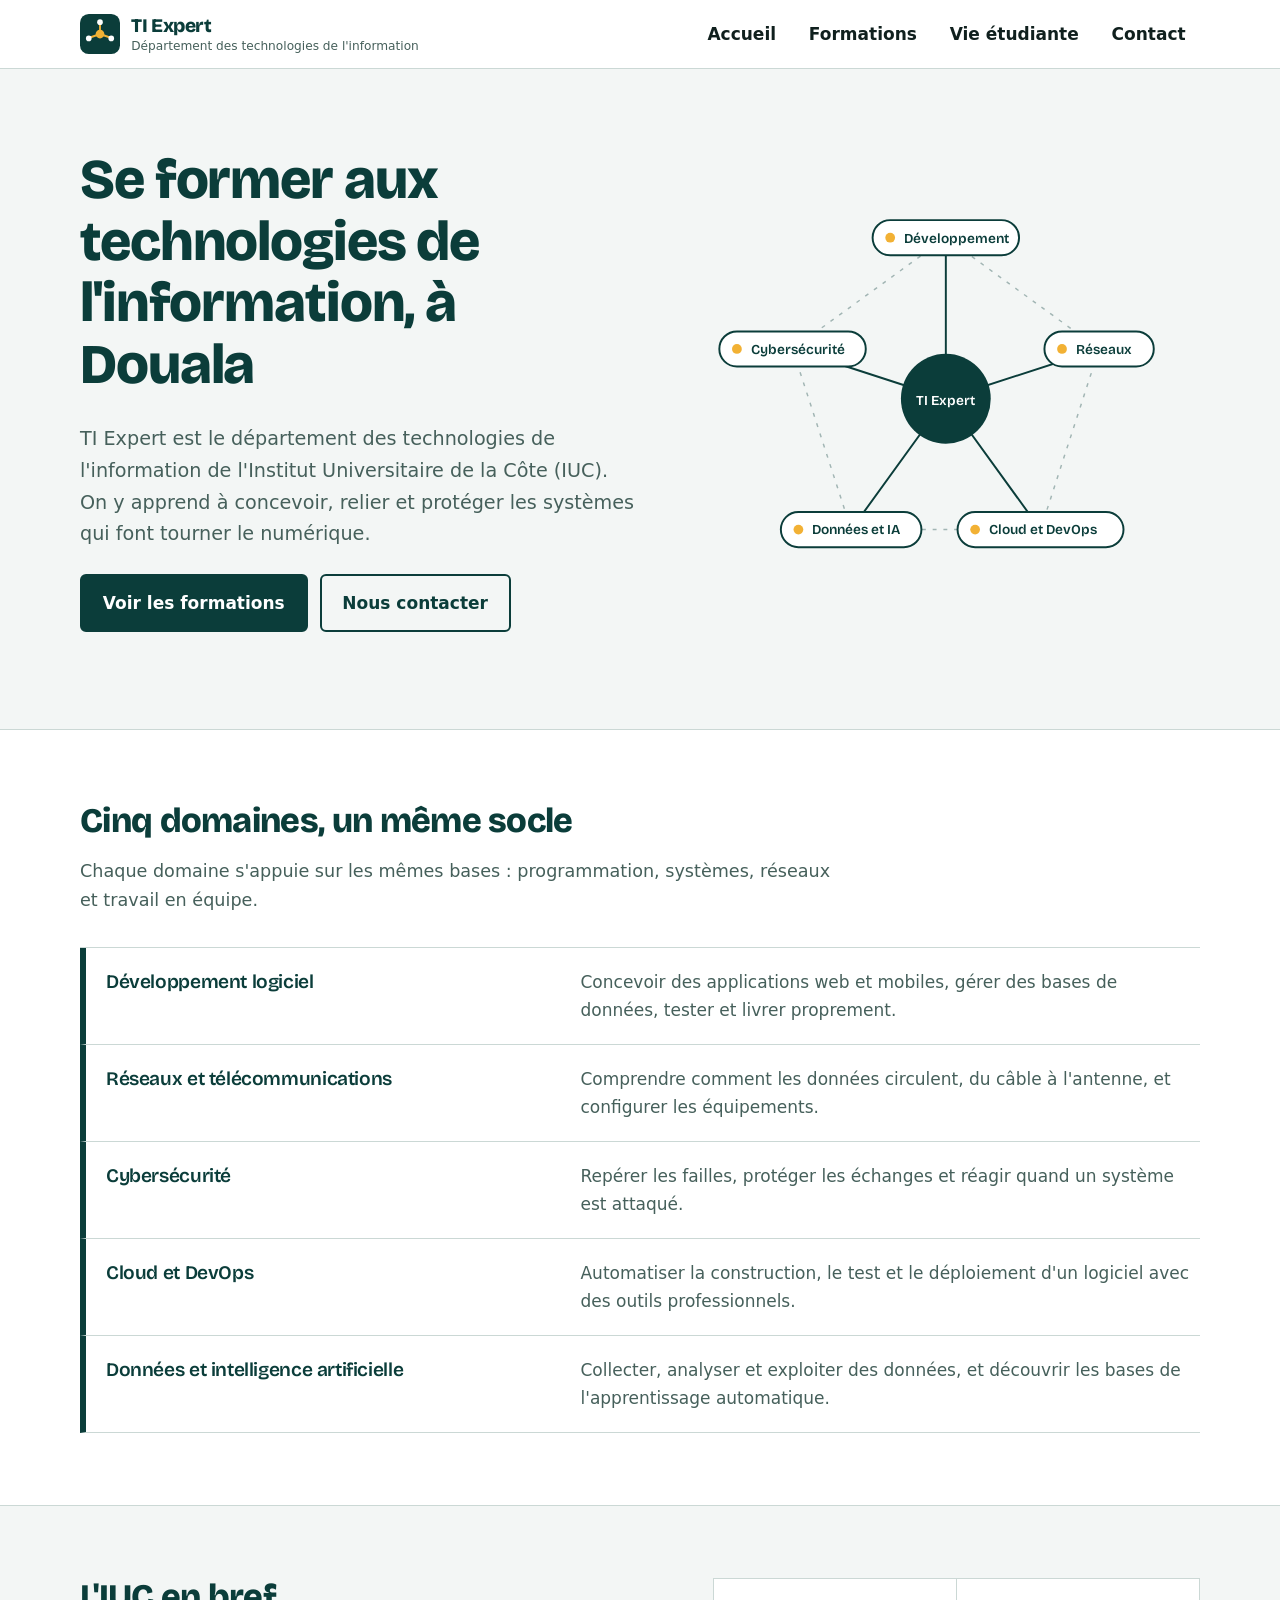
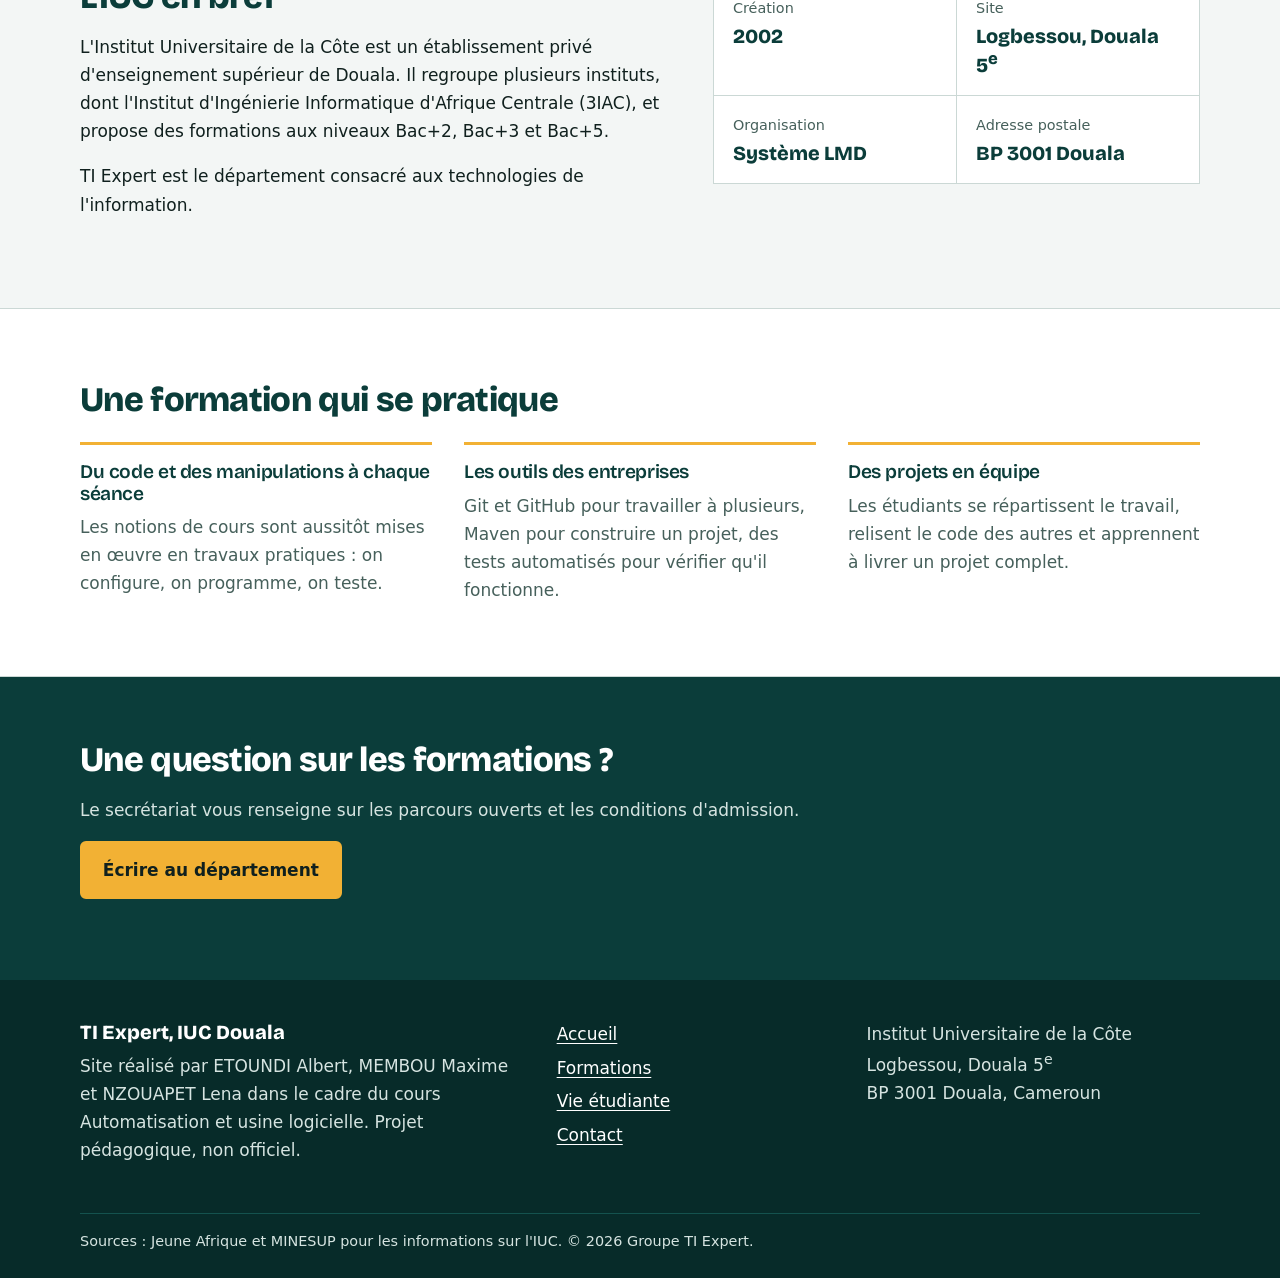
<file: index.html>
<!DOCTYPE html>
<html lang="fr">
<head>
  <meta charset="utf-8">
  <meta name="viewport" content="width=device-width, initial-scale=1">
  <title>TI Expert, département des technologies de l'information de l'IUC</title>
  <meta name="description" content="Présentation du département TI Expert de l'Institut Universitaire de la Côte à Douala : domaines de formation, démarche pédagogique et contact.">
  <link rel="icon" href="img/logo.svg" type="image/svg+xml">
  <link rel="preconnect" href="https://fonts.googleapis.com">
  <link rel="preconnect" href="https://fonts.gstatic.com" crossorigin>
  <link rel="stylesheet" href="https://fonts.googleapis.com/css2?family=Bricolage+Grotesque:opsz,wght@12..96,600;12..96,800&display=swap">
  <link rel="stylesheet" href="css/base.css">
  <link rel="stylesheet" href="css/accueil.css">
</head>
<body>
<a class="skip-link" href="#contenu">Aller au contenu</a>
<header class="site-header">
  <div class="container site-header__bar">
    <a class="brand" href="index.html">
      <img src="img/logo.svg" width="40" height="40" alt="">
      <span>TI Expert<small>Département des technologies de l'information</small></span>
    </a>
    <input class="menu-toggle" type="checkbox" id="menu-toggle" aria-label="Ouvrir le menu">
    <label class="menu-button" for="menu-toggle">Menu</label>
    <nav class="nav" aria-label="Navigation principale">
      <ul><li><a href="index.html">Accueil</a></li><li><a href="formations.html">Formations</a></li><li><a href="vie-etudiante.html">Vie étudiante</a></li><li><a href="contact.html">Contact</a></li></ul>
    </nav>
  </div>
</header>
<main id="contenu">
  <section class="hero">
    <div class="container hero__grid">
      <div class="hero__text">
        <h1>Se former aux technologies de l'information, à Douala</h1>
        <p class="hero__lead">TI Expert est le département des technologies de l'information de l'Institut Universitaire de la Côte (IUC). On y apprend à concevoir, relier et protéger les systèmes qui font tourner le numérique.</p>
        <p class="hero__actions">
          <a class="btn btn--primary" href="formations.html">Voir les formations</a>
          <a class="btn btn--ghost" href="contact.html">Nous contacter</a>
        </p>
      </div>
      <figure class="hero__map">
      <svg class="reseau" viewBox="0 0 520 440" role="group" aria-labelledby="reseau-titre reseau-desc">
        <title id="reseau-titre">Les cinq domaines du département</title>
        <desc id="reseau-desc">Schéma en étoile : TI Expert au centre, relié aux domaines développement, réseaux, cybersécurité, cloud et données.</desc>
        <g class="reseau__liens" fill="none" stroke="#0B3D3A" stroke-width="2" stroke-linecap="round">
          <line pathLength="1" x1="260" y1="220" x2="260" y2="55"/>
          <line pathLength="1" x1="260" y1="220" x2="417" y2="169"/>
          <line pathLength="1" x1="260" y1="220" x2="357" y2="354"/>
          <line pathLength="1" x1="260" y1="220" x2="163" y2="354"/>
          <line pathLength="1" x1="260" y1="220" x2="103" y2="169"/>
        </g>
        <g fill="none" stroke="#0B3D3A" stroke-opacity=".35" stroke-width="1.5" stroke-dasharray="4 7">
          <path d="M260 55 L417 169 L357 354 L163 354 L103 169 Z"/>
        </g>
        <g class="reseau__centre">
          <circle cx="260" cy="220" r="46" fill="#0B3D3A"/>
          <text x="260" y="226" text-anchor="middle" fill="#fff" font-size="17" font-weight="800">TI Expert</text>
        </g>
        <a href="formations.html#developpement" class="reseau__noeud">
          <rect x="185" y="37" width="150" height="36" rx="18"/><circle cx="203" cy="55" r="5"/>
          <text x="217" y="60">Développement</text>
        </a>
        <a href="formations.html#reseaux" class="reseau__noeud">
          <rect x="361" y="151" width="112" height="36" rx="18"/><circle cx="379" cy="169" r="5"/>
          <text x="393" y="174">Réseaux</text>
        </a>
        <a href="formations.html#cloud-devops" class="reseau__noeud">
          <rect x="272" y="336" width="170" height="36" rx="18"/><circle cx="290" cy="354" r="5"/>
          <text x="304" y="359">Cloud et DevOps</text>
        </a>
        <a href="formations.html#donnees-ia" class="reseau__noeud">
          <rect x="91" y="336" width="144" height="36" rx="18"/><circle cx="109" cy="354" r="5"/>
          <text x="123" y="359">Données et IA</text>
        </a>
        <a href="formations.html#cybersecurite" class="reseau__noeud">
          <rect x="28" y="151" width="150" height="36" rx="18"/><circle cx="46" cy="169" r="5"/>
          <text x="60" y="174">Cybersécurité</text>
        </a>
      </svg>
      </figure>
    </div>
  </section>
  <section class="section section--alt" id="domaines">
    <div class="container">
      <h2>Cinq domaines, un même socle</h2>
      <p class="section__intro">Chaque domaine s'appuie sur les mêmes bases : programmation, systèmes, réseaux et travail en équipe.</p>
      <ul class="domaines">
        <li class="domaine">
          <h3><a href="formations.html#developpement">Développement logiciel</a></h3>
          <p>Concevoir des applications web et mobiles, gérer des bases de données, tester et livrer proprement.</p>
        </li>
        <li class="domaine">
          <h3><a href="formations.html#reseaux">Réseaux et télécommunications</a></h3>
          <p>Comprendre comment les données circulent, du câble à l'antenne, et configurer les équipements.</p>
        </li>
        <li class="domaine">
          <h3><a href="formations.html#cybersecurite">Cybersécurité</a></h3>
          <p>Repérer les failles, protéger les échanges et réagir quand un système est attaqué.</p>
        </li>
        <li class="domaine">
          <h3><a href="formations.html#cloud-devops">Cloud et DevOps</a></h3>
          <p>Automatiser la construction, le test et le déploiement d'un logiciel avec des outils professionnels.</p>
        </li>
        <li class="domaine">
          <h3><a href="formations.html#donnees-ia">Données et intelligence artificielle</a></h3>
          <p>Collecter, analyser et exploiter des données, et découvrir les bases de l'apprentissage automatique.</p>
        </li>
      </ul>
    </div>
  </section>
  <section class="section" id="iuc">
    <div class="container iuc">
      <div>
        <h2>L'IUC en bref</h2>
        <p>L'Institut Universitaire de la Côte est un établissement privé d'enseignement supérieur de Douala. Il regroupe plusieurs instituts, dont l'Institut d'Ingénierie Informatique d'Afrique Centrale (3IAC), et propose des formations aux niveaux Bac+2, Bac+3 et Bac+5.</p>
        <p>TI Expert est le département consacré aux technologies de l'information.</p>
      </div>
      <dl class="faits">
        <div><dt>Création</dt><dd>2002</dd></div>
        <div><dt>Site</dt><dd>Logbessou, Douala 5<sup>e</sup></dd></div>
        <div><dt>Organisation</dt><dd>Système LMD</dd></div>
        <div><dt>Adresse postale</dt><dd>BP 3001 Douala</dd></div>
      </dl>
    </div>
  </section>
  <section class="section section--alt" id="demarche">
    <div class="container">
      <h2>Une formation qui se pratique</h2>
      <div class="demarche">
        <article>
          <h3>Du code et des manipulations à chaque séance</h3>
          <p>Les notions de cours sont aussitôt mises en œuvre en travaux pratiques : on configure, on programme, on teste.</p>
        </article>
        <article>
          <h3>Les outils des entreprises</h3>
          <p>Git et GitHub pour travailler à plusieurs, Maven pour construire un projet, des tests automatisés pour vérifier qu'il fonctionne.</p>
        </article>
        <article>
          <h3>Des projets en équipe</h3>
          <p>Les étudiants se répartissent le travail, relisent le code des autres et apprennent à livrer un projet complet.</p>
        </article>
      </div>
    </div>
  </section>
  <section class="cta">
    <div class="container cta__inner">
      <h2>Une question sur les formations ?</h2>
      <p>Le secrétariat vous renseigne sur les parcours ouverts et les conditions d'admission.</p>
      <p><a class="btn btn--primary" href="contact.html">Écrire au département</a></p>
    </div>
  </section>
</main>
<footer class="site-footer">
  <div class="container site-footer__grid">
    <div>
      <p class="site-footer__title">TI Expert, IUC Douala</p>
      <p>Site réalisé par ETOUNDI Albert, MEMBOU Maxime et NZOUAPET Lena dans le cadre du cours Automatisation et usine logicielle. Projet pédagogique, non officiel.</p>
    </div>
    <nav aria-label="Pied de page"><ul><li><a href="index.html">Accueil</a></li><li><a href="formations.html">Formations</a></li><li><a href="vie-etudiante.html">Vie étudiante</a></li><li><a href="contact.html">Contact</a></li></ul></nav>
    <address>Institut Universitaire de la Côte<br>Logbessou, Douala 5<sup>e</sup><br>BP 3001 Douala, Cameroun</address>
  </div>
  <p class="container site-footer__legal">Sources : Jeune Afrique et MINESUP pour les informations sur l'IUC. © 2026 Groupe TI Expert.</p>
</footer>
</body>
</html>
</file>
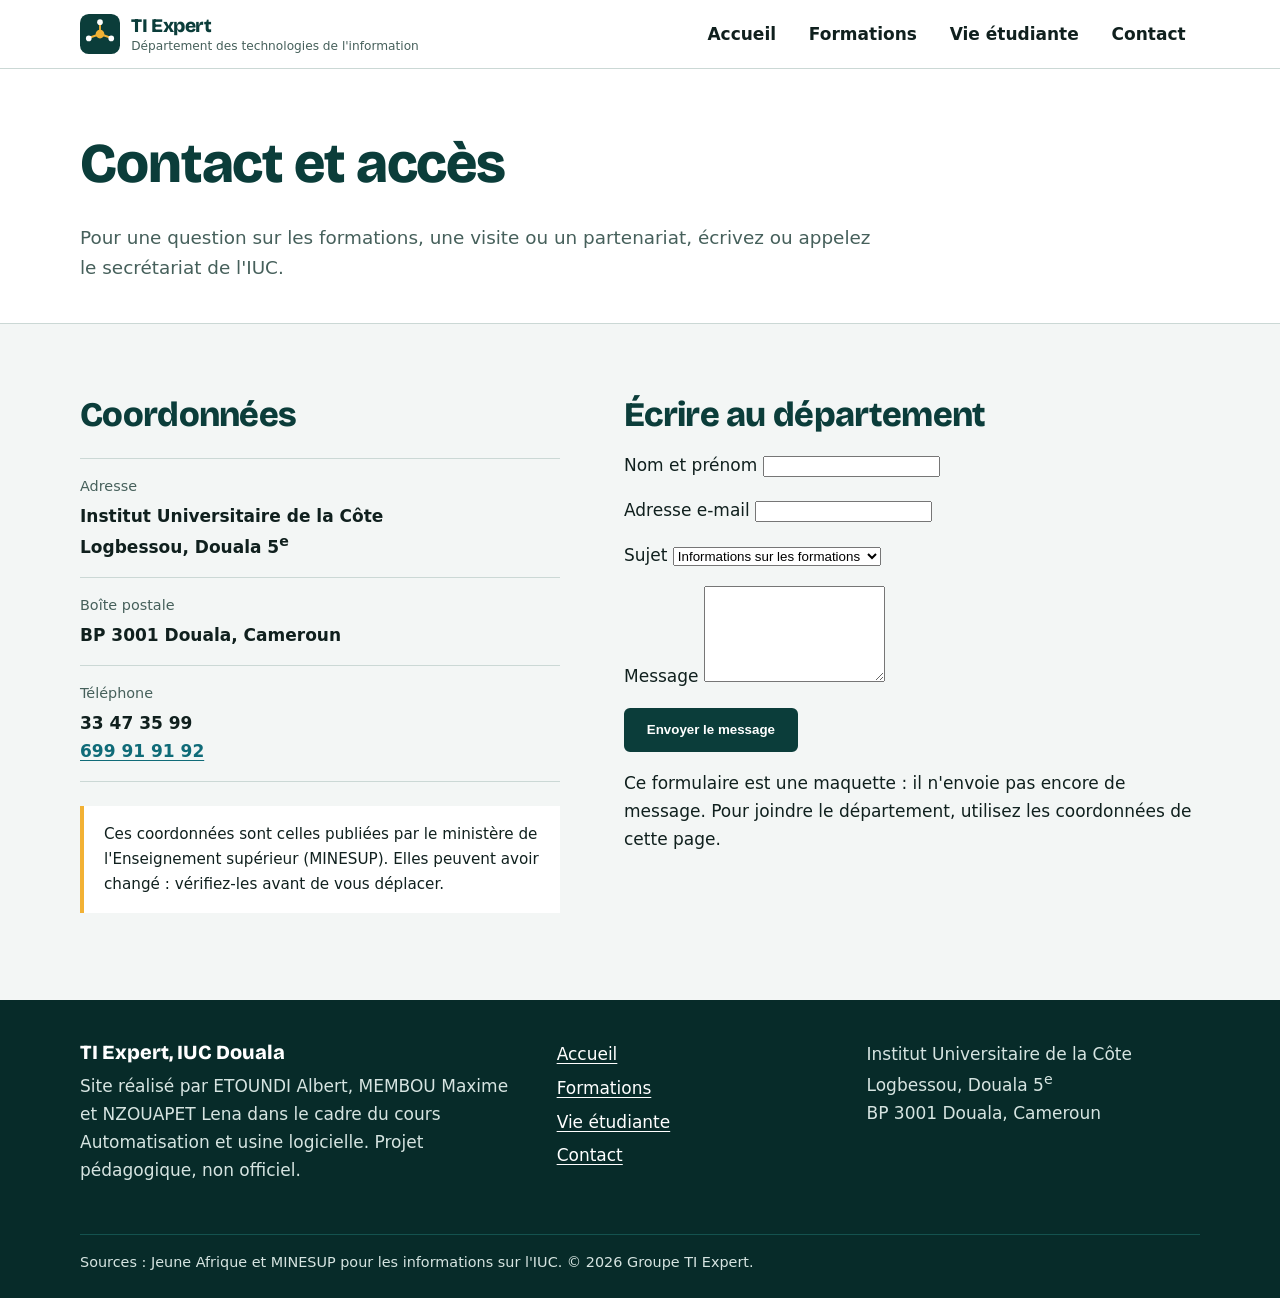
<file: contact.html>
<!DOCTYPE html>
<html lang="fr">
<head>
  <meta charset="utf-8">
  <meta name="viewport" content="width=device-width, initial-scale=1">
  <title>Contact et accès, TI Expert, IUC Douala</title>
  <meta name="description" content="Coordonnées, formulaire de contact et accès au site de Logbessou pour le département TI Expert de l'IUC.">
  <link rel="icon" href="img/logo.svg" type="image/svg+xml">
  <link rel="preconnect" href="https://fonts.googleapis.com">
  <link rel="preconnect" href="https://fonts.gstatic.com" crossorigin>
  <link rel="stylesheet" href="https://fonts.googleapis.com/css2?family=Bricolage+Grotesque:opsz,wght@12..96,600;12..96,800&display=swap">
  <link rel="stylesheet" href="css/base.css">
  <link rel="stylesheet" href="css/contact.css">
</head>
<body>
<a class="skip-link" href="#contenu">Aller au contenu</a>
<header class="site-header">
  <div class="container site-header__bar">
    <a class="brand" href="index.html">
      <img src="img/logo.svg" width="40" height="40" alt="">
      <span>TI Expert<small>Département des technologies de l'information</small></span>
    </a>
    <input class="menu-toggle" type="checkbox" id="menu-toggle" aria-label="Ouvrir le menu">
    <label class="menu-button" for="menu-toggle">Menu</label>
    <nav class="nav" aria-label="Navigation principale">
      <ul><li><a href="index.html">Accueil</a></li><li><a href="formations.html">Formations</a></li><li><a href="vie-etudiante.html">Vie étudiante</a></li><li><a href="contact.html">Contact</a></li></ul>
    </nav>
  </div>
</header>
<main id="contenu">
  <section class="page-head">
    <div class="container">
      <h1>Contact et accès</h1>
      <p>Pour une question sur les formations, une visite ou un partenariat, écrivez ou appelez le secrétariat de l'IUC.</p>
    </div>
  </section>
  <section class="section" id="coordonnees">
    <div class="container contact">
      <div>
        <h2>Coordonnées</h2>
        <dl class="coordonnees">
          <div><dt>Adresse</dt><dd>Institut Universitaire de la Côte<br>Logbessou, Douala 5<sup>e</sup></dd></div>
          <div><dt>Boîte postale</dt><dd>BP 3001 Douala, Cameroun</dd></div>
          <div><dt>Téléphone</dt><dd>33 47 35 99<br><a href="tel:+237699919192">699 91 91 92</a></dd></div>
        </dl>
        <p class="note">Ces coordonnées sont celles publiées par le ministère de l'Enseignement supérieur (MINESUP). Elles peuvent avoir changé : vérifiez-les avant de vous déplacer.</p>
      </div>
      <div id="formulaire">
        <h2>Écrire au département</h2>
        <form class="formulaire" action="#" method="post">
          <p>
            <label for="nom">Nom et prénom</label>
            <input id="nom" name="nom" type="text" autocomplete="name" required>
          </p>
          <p>
            <label for="email">Adresse e-mail</label>
            <input id="email" name="email" type="email" autocomplete="email" required>
          </p>
          <p>
            <label for="sujet">Sujet</label>
            <select id="sujet" name="sujet">
              <option>Informations sur les formations</option>
              <option>Inscription</option>
              <option>Partenariat avec une entreprise</option>
              <option>Autre demande</option>
            </select>
          </p>
          <p>
            <label for="message">Message</label>
            <textarea id="message" name="message" rows="6" required></textarea>
          </p>
          <p><button class="btn btn--primary" type="submit">Envoyer le message</button></p>
          <p class="formulaire__note">Ce formulaire est une maquette : il n'envoie pas encore de message. Pour joindre le département, utilisez les coordonnées de cette page.</p>
        </form>
      </div>
    </div>
  </section>
</main>
<footer class="site-footer">
  <div class="container site-footer__grid">
    <div>
      <p class="site-footer__title">TI Expert, IUC Douala</p>
      <p>Site réalisé par ETOUNDI Albert, MEMBOU Maxime et NZOUAPET Lena dans le cadre du cours Automatisation et usine logicielle. Projet pédagogique, non officiel.</p>
    </div>
    <nav aria-label="Pied de page"><ul><li><a href="index.html">Accueil</a></li><li><a href="formations.html">Formations</a></li><li><a href="vie-etudiante.html">Vie étudiante</a></li><li><a href="contact.html">Contact</a></li></ul></nav>
    <address>Institut Universitaire de la Côte<br>Logbessou, Douala 5<sup>e</sup><br>BP 3001 Douala, Cameroun</address>
  </div>
  <p class="container site-footer__legal">Sources : Jeune Afrique et MINESUP pour les informations sur l'IUC. © 2026 Groupe TI Expert.</p>
</footer>
</body>
</html>
</file>
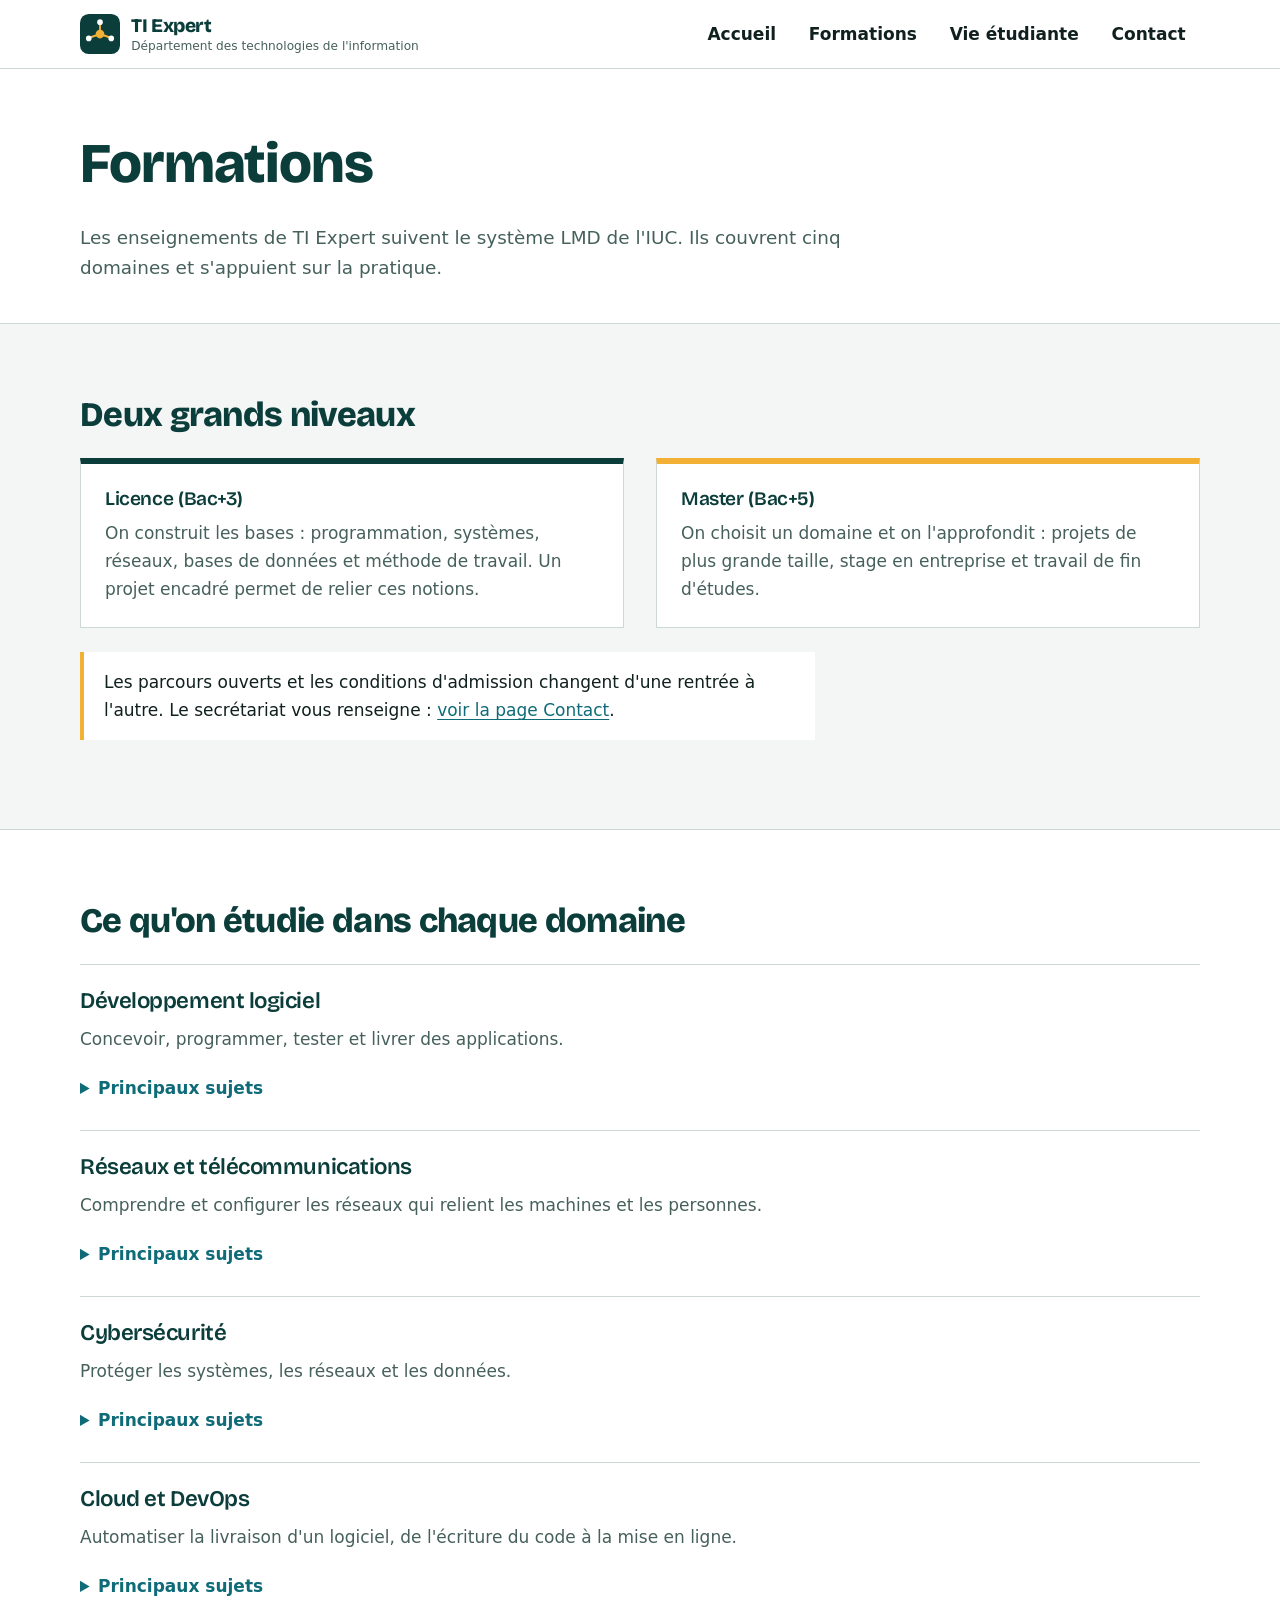
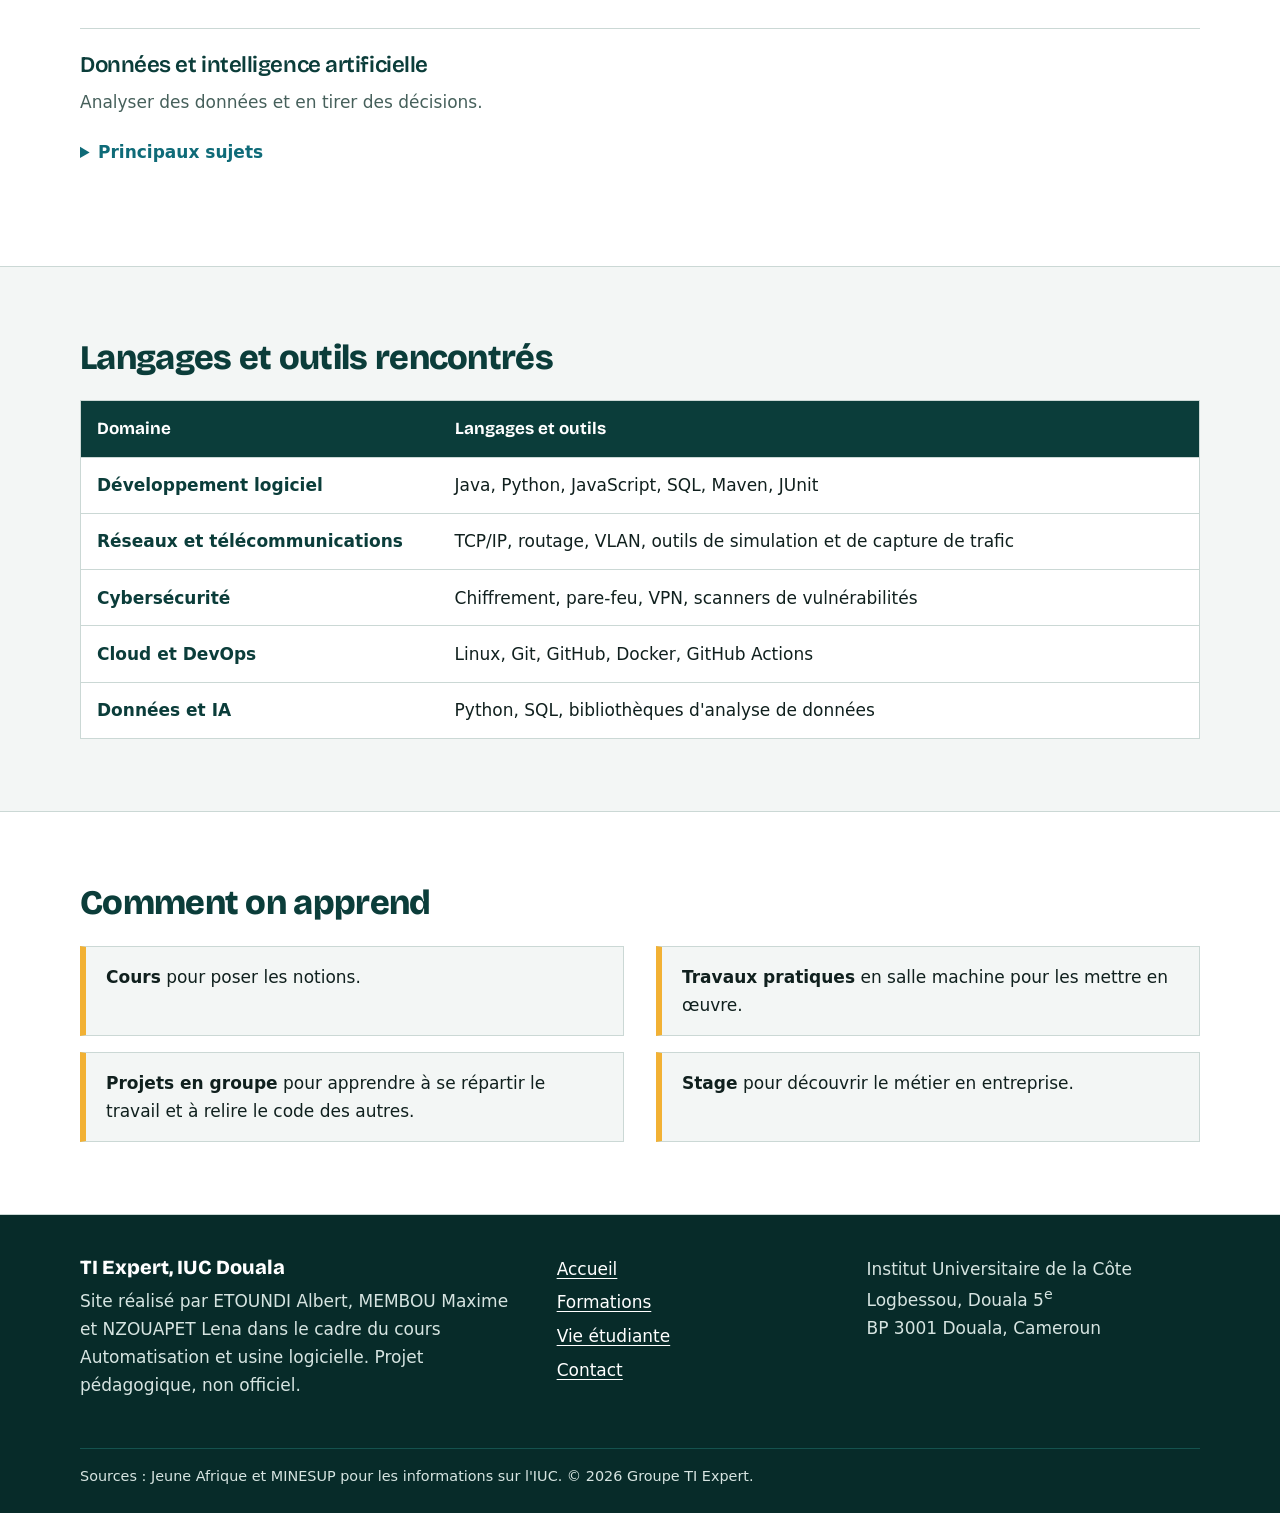
<file: formations.html>
<!DOCTYPE html>
<html lang="fr">
<head>
  <meta charset="utf-8">
  <meta name="viewport" content="width=device-width, initial-scale=1">
  <title>Formations, TI Expert, IUC Douala</title>
  <meta name="description" content="Les parcours et les domaines enseignés au département TI Expert de l'IUC : développement, réseaux, cybersécurité, cloud et données.">
  <link rel="icon" href="img/logo.svg" type="image/svg+xml">
  <link rel="preconnect" href="https://fonts.googleapis.com">
  <link rel="preconnect" href="https://fonts.gstatic.com" crossorigin>
  <link rel="stylesheet" href="https://fonts.googleapis.com/css2?family=Bricolage+Grotesque:opsz,wght@12..96,600;12..96,800&display=swap">
  <link rel="stylesheet" href="css/base.css">
  <link rel="stylesheet" href="css/formations.css">
</head>
<body>
<a class="skip-link" href="#contenu">Aller au contenu</a>
<header class="site-header">
  <div class="container site-header__bar">
    <a class="brand" href="index.html">
      <img src="img/logo.svg" width="40" height="40" alt="">
      <span>TI Expert<small>Département des technologies de l'information</small></span>
    </a>
    <input class="menu-toggle" type="checkbox" id="menu-toggle" aria-label="Ouvrir le menu">
    <label class="menu-button" for="menu-toggle">Menu</label>
    <nav class="nav" aria-label="Navigation principale">
      <ul><li><a href="index.html">Accueil</a></li><li><a href="formations.html">Formations</a></li><li><a href="vie-etudiante.html">Vie étudiante</a></li><li><a href="contact.html">Contact</a></li></ul>
    </nav>
  </div>
</header>
<main id="contenu">
  <section class="page-head">
    <div class="container">
      <h1>Formations</h1>
      <p>Les enseignements de TI Expert suivent le système LMD de l'IUC. Ils couvrent cinq domaines et s'appuient sur la pratique.</p>
    </div>
  </section>
  <section class="section" id="parcours">
    <div class="container">
      <h2>Deux grands niveaux</h2>
      <div class="parcours">
        <article class="parcours__niveau">
          <h3>Licence (Bac+3)</h3>
          <p>On construit les bases : programmation, systèmes, réseaux, bases de données et méthode de travail. Un projet encadré permet de relier ces notions.</p>
        </article>
        <article class="parcours__niveau">
          <h3>Master (Bac+5)</h3>
          <p>On choisit un domaine et on l'approfondit : projets de plus grande taille, stage en entreprise et travail de fin d'études.</p>
        </article>
      </div>
      <p class="note">Les parcours ouverts et les conditions d'admission changent d'une rentrée à l'autre. Le secrétariat vous renseigne : <a href="contact.html">voir la page Contact</a>.</p>
    </div>
  </section>
  <section class="section section--alt" id="domaines">
    <div class="container">
      <h2>Ce qu'on étudie dans chaque domaine</h2>
      <article class="domaine-detail" id="developpement">
        <h3>Développement logiciel</h3>
        <p>Concevoir, programmer, tester et livrer des applications.</p>
        <details>
          <summary>Principaux sujets</summary>
          <ul>
            <li>Algorithmique et programmation (Java, Python)</li>
            <li>Développement web : HTML, CSS, JavaScript</li>
            <li>Bases de données et langage SQL</li>
            <li>Tests unitaires et revue de code</li>
            <li>Git et travail en équipe</li>
          </ul>
        </details>
      </article>
      <article class="domaine-detail" id="reseaux">
        <h3>Réseaux et télécommunications</h3>
        <p>Comprendre et configurer les réseaux qui relient les machines et les personnes.</p>
        <details>
          <summary>Principaux sujets</summary>
          <ul>
            <li>Modèles OSI et TCP/IP, adressage IP</li>
            <li>Commutation, routage et réseaux locaux virtuels (VLAN)</li>
            <li>Services réseau : DNS, DHCP, messagerie</li>
            <li>Notions sur les réseaux mobiles 4G et 5G</li>
            <li>Supervision et dépannage</li>
          </ul>
        </details>
      </article>
      <article class="domaine-detail" id="cybersecurite">
        <h3>Cybersécurité</h3>
        <p>Protéger les systèmes, les réseaux et les données.</p>
        <details>
          <summary>Principaux sujets</summary>
          <ul>
            <li>Confidentialité, intégrité et disponibilité</li>
            <li>Bases de la cryptographie</li>
            <li>Pare-feu, VPN et sécurisation des échanges</li>
            <li>Recherche de vulnérabilités et gestion des incidents</li>
            <li>Développement sécurisé</li>
          </ul>
        </details>
      </article>
      <article class="domaine-detail" id="cloud-devops">
        <h3>Cloud et DevOps</h3>
        <p>Automatiser la livraison d'un logiciel, de l'écriture du code à la mise en ligne.</p>
        <details>
          <summary>Principaux sujets</summary>
          <ul>
            <li>Ligne de commande et administration Linux</li>
            <li>Conteneurs avec Docker</li>
            <li>Intégration et livraison continues (CI/CD)</li>
            <li>Pipelines avec GitHub Actions</li>
            <li>Déploiement et supervision</li>
          </ul>
        </details>
      </article>
      <article class="domaine-detail" id="donnees-ia">
        <h3>Données et intelligence artificielle</h3>
        <p>Analyser des données et en tirer des décisions.</p>
        <details>
          <summary>Principaux sujets</summary>
          <ul>
            <li>Python pour l'analyse de données</li>
            <li>Statistiques et visualisation</li>
            <li>Requêtes SQL avancées</li>
            <li>Introduction à l'apprentissage automatique</li>
          </ul>
        </details>
      </article>
    </div>
  </section>
  <section class="section" id="outils">
    <div class="container">
      <h2>Langages et outils rencontrés</h2>
      <div class="table-wrap">
        <table class="outils">
          <caption class="sr-only">Langages et outils par domaine</caption>
          <thead><tr><th scope="col">Domaine</th><th scope="col">Langages et outils</th></tr></thead>
          <tbody>
            <tr><th scope="row">Développement logiciel</th><td>Java, Python, JavaScript, SQL, Maven, JUnit</td></tr>
            <tr><th scope="row">Réseaux et télécommunications</th><td>TCP/IP, routage, VLAN, outils de simulation et de capture de trafic</td></tr>
            <tr><th scope="row">Cybersécurité</th><td>Chiffrement, pare-feu, VPN, scanners de vulnérabilités</td></tr>
            <tr><th scope="row">Cloud et DevOps</th><td>Linux, Git, GitHub, Docker, GitHub Actions</td></tr>
            <tr><th scope="row">Données et IA</th><td>Python, SQL, bibliothèques d'analyse de données</td></tr>
          </tbody>
        </table>
      </div>
    </div>
  </section>
  <section class="section section--alt" id="modalites">
    <div class="container">
      <h2>Comment on apprend</h2>
      <ul class="modalites">
        <li><strong>Cours</strong> pour poser les notions.</li>
        <li><strong>Travaux pratiques</strong> en salle machine pour les mettre en œuvre.</li>
        <li><strong>Projets en groupe</strong> pour apprendre à se répartir le travail et à relire le code des autres.</li>
        <li><strong>Stage</strong> pour découvrir le métier en entreprise.</li>
      </ul>
    </div>
  </section>
</main>
<footer class="site-footer">
  <div class="container site-footer__grid">
    <div>
      <p class="site-footer__title">TI Expert, IUC Douala</p>
      <p>Site réalisé par ETOUNDI Albert, MEMBOU Maxime et NZOUAPET Lena dans le cadre du cours Automatisation et usine logicielle. Projet pédagogique, non officiel.</p>
    </div>
    <nav aria-label="Pied de page"><ul><li><a href="index.html">Accueil</a></li><li><a href="formations.html">Formations</a></li><li><a href="vie-etudiante.html">Vie étudiante</a></li><li><a href="contact.html">Contact</a></li></ul></nav>
    <address>Institut Universitaire de la Côte<br>Logbessou, Douala 5<sup>e</sup><br>BP 3001 Douala, Cameroun</address>
  </div>
  <p class="container site-footer__legal">Sources : Jeune Afrique et MINESUP pour les informations sur l'IUC. © 2026 Groupe TI Expert.</p>
</footer>
</body>
</html>
</file>
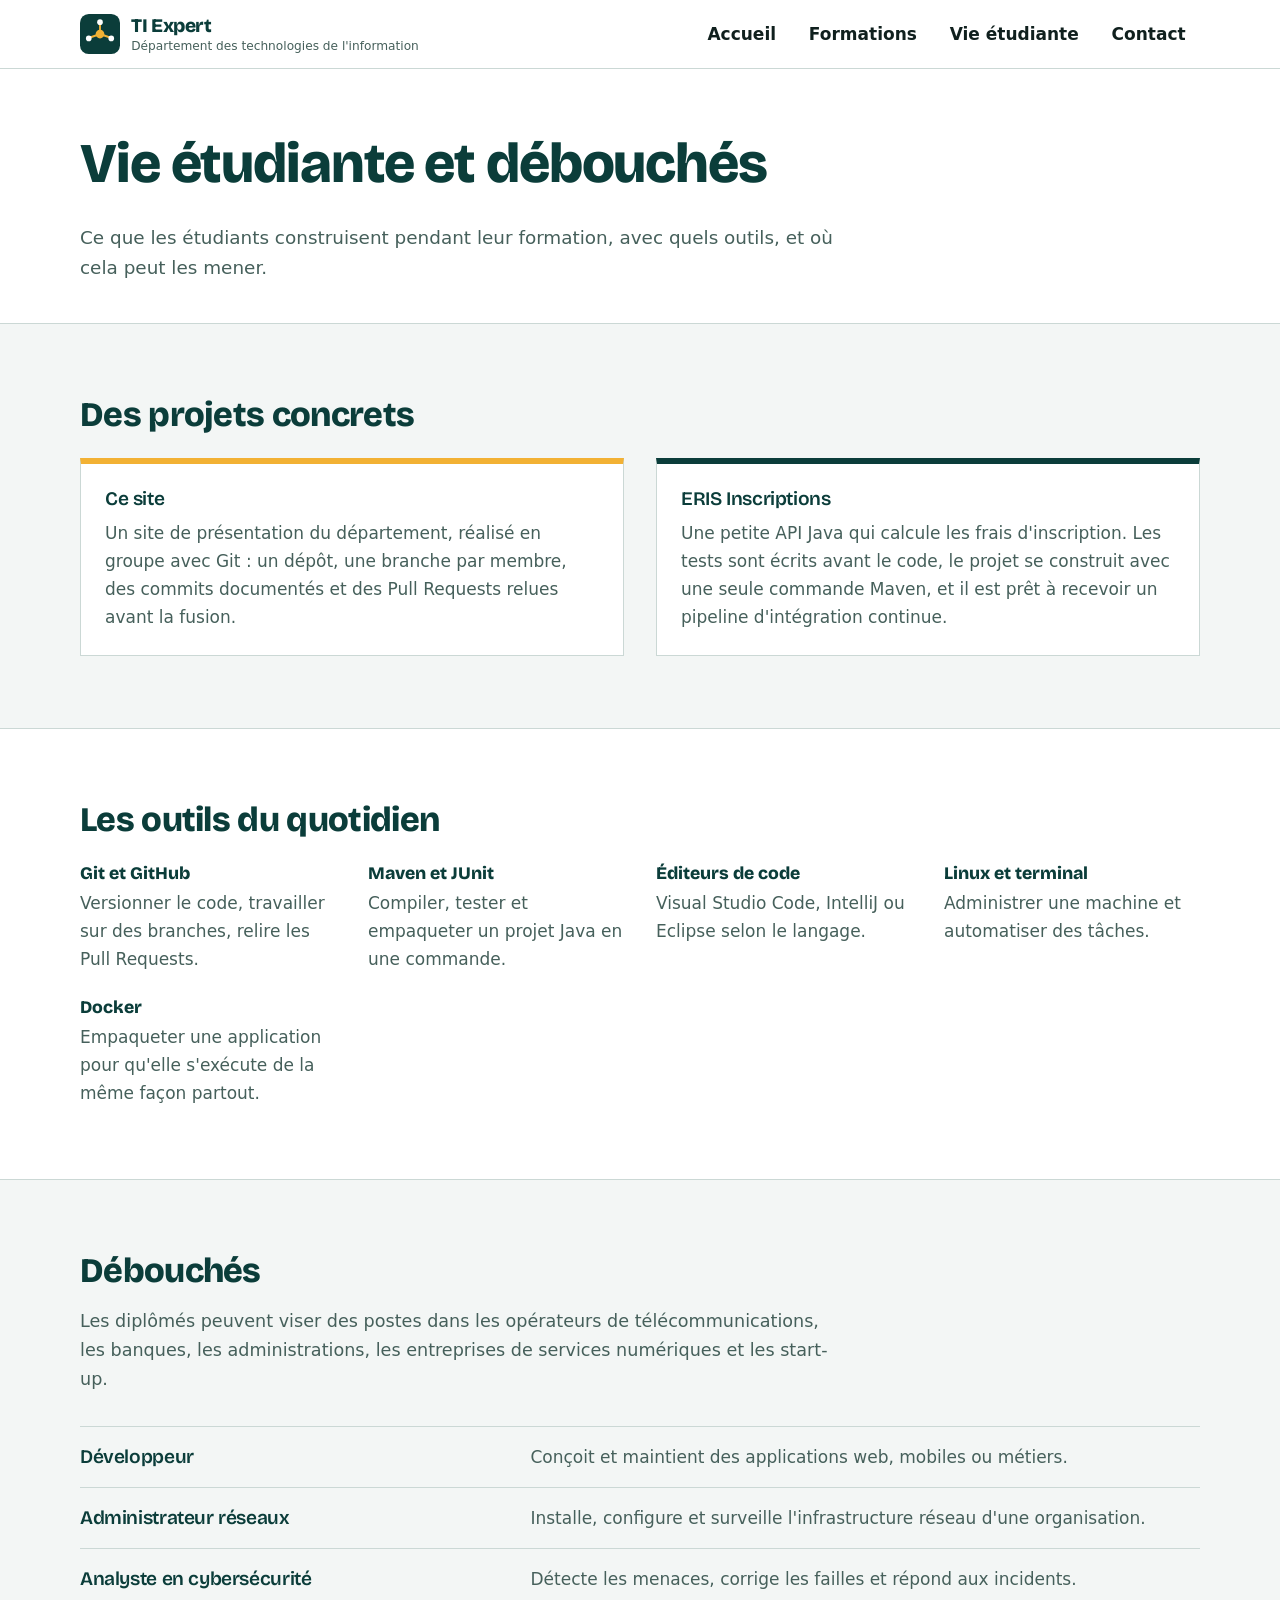
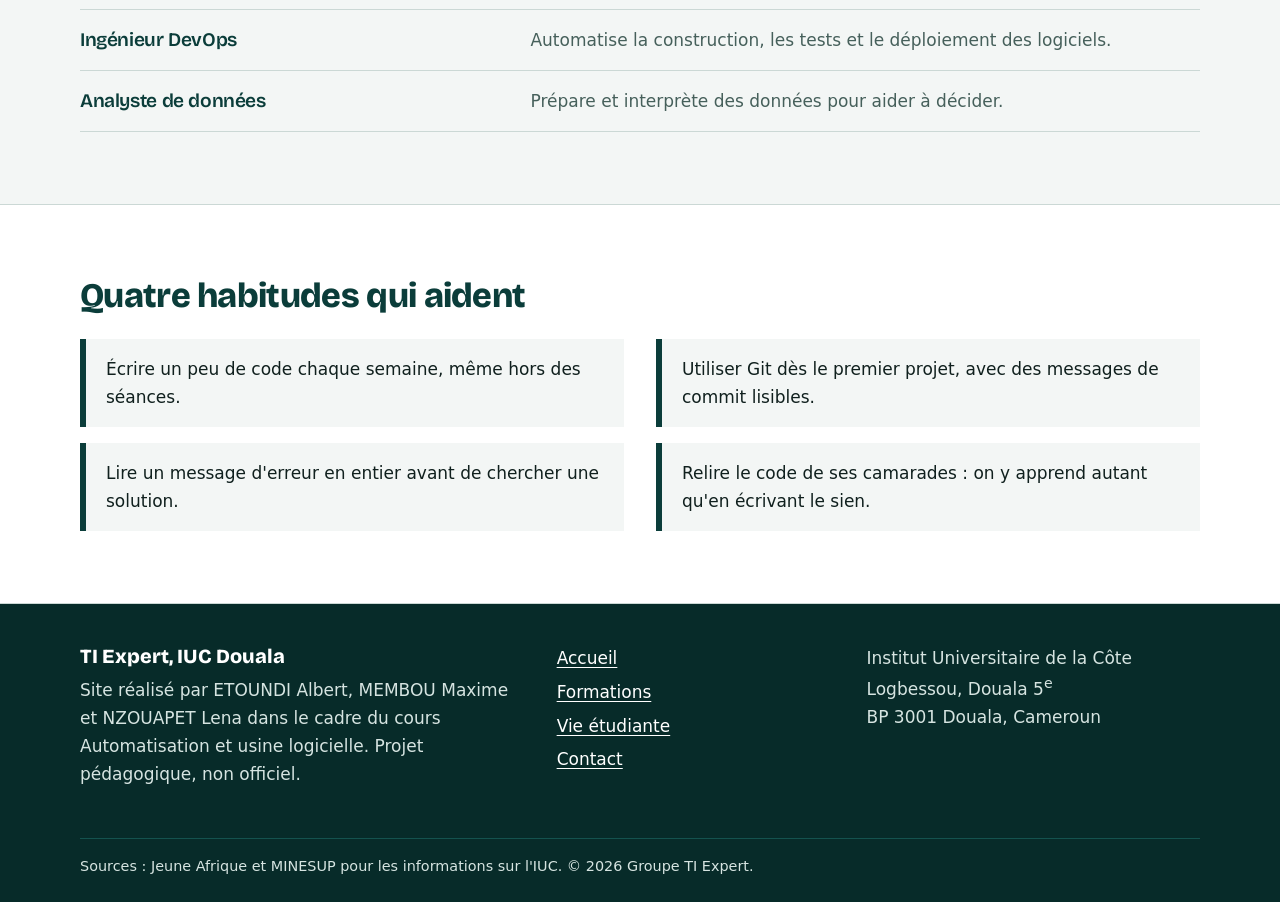
<file: vie-etudiante.html>
<!DOCTYPE html>
<html lang="fr">
<head>
  <meta charset="utf-8">
  <meta name="viewport" content="width=device-width, initial-scale=1">
  <title>Vie étudiante et débouchés, TI Expert, IUC Douala</title>
  <meta name="description" content="Projets d'étudiants, outils utilisés en cours et débouchés professionnels du département TI Expert de l'IUC.">
  <link rel="icon" href="img/logo.svg" type="image/svg+xml">
  <link rel="preconnect" href="https://fonts.googleapis.com">
  <link rel="preconnect" href="https://fonts.gstatic.com" crossorigin>
  <link rel="stylesheet" href="https://fonts.googleapis.com/css2?family=Bricolage+Grotesque:opsz,wght@12..96,600;12..96,800&display=swap">
  <link rel="stylesheet" href="css/base.css">
  <link rel="stylesheet" href="css/vie-etudiante.css">
</head>
<body>
<a class="skip-link" href="#contenu">Aller au contenu</a>
<header class="site-header">
  <div class="container site-header__bar">
    <a class="brand" href="index.html">
      <img src="img/logo.svg" width="40" height="40" alt="">
      <span>TI Expert<small>Département des technologies de l'information</small></span>
    </a>
    <input class="menu-toggle" type="checkbox" id="menu-toggle" aria-label="Ouvrir le menu">
    <label class="menu-button" for="menu-toggle">Menu</label>
    <nav class="nav" aria-label="Navigation principale">
      <ul><li><a href="index.html">Accueil</a></li><li><a href="formations.html">Formations</a></li><li><a href="vie-etudiante.html">Vie étudiante</a></li><li><a href="contact.html">Contact</a></li></ul>
    </nav>
  </div>
</header>
<main id="contenu">
  <section class="page-head">
    <div class="container">
      <h1>Vie étudiante et débouchés</h1>
      <p>Ce que les étudiants construisent pendant leur formation, avec quels outils, et où cela peut les mener.</p>
    </div>
  </section>
  <section class="section" id="projets">
    <div class="container">
      <h2>Des projets concrets</h2>
      <div class="projets">
        <article class="projet">
          <h3>Ce site</h3>
          <p>Un site de présentation du département, réalisé en groupe avec Git : un dépôt, une branche par membre, des commits documentés et des Pull Requests relues avant la fusion.</p>
        </article>
        <article class="projet">
          <h3>ERIS Inscriptions</h3>
          <p>Une petite API Java qui calcule les frais d'inscription. Les tests sont écrits avant le code, le projet se construit avec une seule commande Maven, et il est prêt à recevoir un pipeline d'intégration continue.</p>
        </article>
      </div>
    </div>
  </section>
  <section class="section section--alt" id="outils-etudiants">
    <div class="container">
      <h2>Les outils du quotidien</h2>
      <dl class="boite-outils">
        <div><dt>Git et GitHub</dt><dd>Versionner le code, travailler sur des branches, relire les Pull Requests.</dd></div>
        <div><dt>Maven et JUnit</dt><dd>Compiler, tester et empaqueter un projet Java en une commande.</dd></div>
        <div><dt>Éditeurs de code</dt><dd>Visual Studio Code, IntelliJ ou Eclipse selon le langage.</dd></div>
        <div><dt>Linux et terminal</dt><dd>Administrer une machine et automatiser des tâches.</dd></div>
        <div><dt>Docker</dt><dd>Empaqueter une application pour qu'elle s'exécute de la même façon partout.</dd></div>
      </dl>
    </div>
  </section>
  <section class="section" id="debouches">
    <div class="container">
      <h2>Débouchés</h2>
      <p class="section__intro">Les diplômés peuvent viser des postes dans les opérateurs de télécommunications, les banques, les administrations, les entreprises de services numériques et les start-up.</p>
      <ul class="metiers">
        <li><h3>Développeur</h3><p>Conçoit et maintient des applications web, mobiles ou métiers.</p></li>
        <li><h3>Administrateur réseaux</h3><p>Installe, configure et surveille l'infrastructure réseau d'une organisation.</p></li>
        <li><h3>Analyste en cybersécurité</h3><p>Détecte les menaces, corrige les failles et répond aux incidents.</p></li>
        <li><h3>Ingénieur DevOps</h3><p>Automatise la construction, les tests et le déploiement des logiciels.</p></li>
        <li><h3>Analyste de données</h3><p>Prépare et interprète des données pour aider à décider.</p></li>
      </ul>
    </div>
  </section>
  <section class="section section--alt" id="conseils">
    <div class="container">
      <h2>Quatre habitudes qui aident</h2>
      <ul class="conseils">
        <li>Écrire un peu de code chaque semaine, même hors des séances.</li>
        <li>Utiliser Git dès le premier projet, avec des messages de commit lisibles.</li>
        <li>Lire un message d'erreur en entier avant de chercher une solution.</li>
        <li>Relire le code de ses camarades : on y apprend autant qu'en écrivant le sien.</li>
      </ul>
    </div>
  </section>
</main>
<footer class="site-footer">
  <div class="container site-footer__grid">
    <div>
      <p class="site-footer__title">TI Expert, IUC Douala</p>
      <p>Site réalisé par ETOUNDI Albert, MEMBOU Maxime et NZOUAPET Lena dans le cadre du cours Automatisation et usine logicielle. Projet pédagogique, non officiel.</p>
    </div>
    <nav aria-label="Pied de page"><ul><li><a href="index.html">Accueil</a></li><li><a href="formations.html">Formations</a></li><li><a href="vie-etudiante.html">Vie étudiante</a></li><li><a href="contact.html">Contact</a></li></ul></nav>
    <address>Institut Universitaire de la Côte<br>Logbessou, Douala 5<sup>e</sup><br>BP 3001 Douala, Cameroun</address>
  </div>
  <p class="container site-footer__legal">Sources : Jeune Afrique et MINESUP pour les informations sur l'IUC. © 2026 Groupe TI Expert.</p>
</footer>
</body>
</html>
</file>
<file: css/base.css>
/* base.css : variables, remise à zéro, typographie, en-tête, pied de page, boutons.
   Fichier commun à toutes les pages. Les styles propres à une page sont dans css/<page>.css. */

:root {
  --ocean: #0B3D3A;
  --ocean-clair: #14524E;
  --signal: #F2B134;
  --encre: #10201E;
  --papier: #F3F6F5;
  --blanc: #FFFFFF;
  --trait: #CBD8D5;
  --discret: #46605B;
  --lien: #0F6B78;
  --police-titre: "Bricolage Grotesque", "Segoe UI Variable Display", "Segoe UI", system-ui, -apple-system, Roboto, Helvetica, Arial, sans-serif;
  --police-texte: "Segoe UI", system-ui, -apple-system, Roboto, Helvetica, Arial, sans-serif;
}

*, *::before, *::after { box-sizing: border-box; }

html { scroll-behavior: smooth; -webkit-text-size-adjust: 100%; }

body {
  margin: 0;
  font: 400 1.0625rem/1.65 var(--police-texte);
  color: var(--encre);
  background: var(--papier);
}

img, svg { display: block; max-width: 100%; }

h1, h2, h3 {
  font-family: var(--police-titre);
  line-height: 1.1;
  letter-spacing: -0.02em;
  margin: 0 0 0.5em;
  color: var(--ocean);
}
h1 { font-size: clamp(2.1rem, 5vw, 3.5rem); font-weight: 800; }
h2 { font-size: clamp(1.5rem, 3vw, 2.15rem); font-weight: 800; }
h3 { font-size: 1.2rem; font-weight: 600; }

p { margin: 0 0 1em; max-width: 68ch; }

a { color: var(--lien); text-underline-offset: 0.2em; }
a:hover { color: var(--ocean); }

code { font-family: Consolas, "Courier New", monospace; font-size: 0.92em; background: #E3EBE9; padding: 0.1em 0.35em; border-radius: 4px; }

:focus-visible { outline: 3px solid var(--signal); outline-offset: 3px; border-radius: 2px; }

.container { width: min(1120px, 100% - 2.5rem); margin-inline: auto; }

.sr-only {
  position: absolute; width: 1px; height: 1px; overflow: hidden;
  clip: rect(0 0 0 0); white-space: nowrap;
}

.skip-link {
  position: absolute; left: 1rem; top: -4rem; z-index: 50;
  background: var(--ocean); color: #fff; padding: 0.6rem 1rem; border-radius: 6px;
}
.skip-link:focus { top: 0.75rem; }

/* ----- En-tête et navigation ----- */
.site-header { position: sticky; top: 0; z-index: 20; background: var(--blanc); border-bottom: 1px solid var(--trait); }
.site-header__bar { display: flex; align-items: center; justify-content: space-between; gap: 1rem; min-height: 68px; }

.brand {
  display: flex; align-items: center; gap: 0.7rem; text-decoration: none; color: var(--ocean);
  font-family: var(--police-titre); font-weight: 800; font-size: 1.2rem; letter-spacing: -0.02em; line-height: 1.1;
}
.brand small { display: block; margin-top: 0.2rem; font: 500 0.76rem/1.2 var(--police-texte); letter-spacing: 0; color: var(--discret); }

.nav ul { display: flex; gap: 0.25rem; margin: 0; padding: 0; list-style: none; }
.nav a { display: block; padding: 0.55rem 0.9rem; border-radius: 6px; color: var(--encre); text-decoration: none; font-weight: 600; }
.nav a:hover { background: var(--papier); }
.nav a[aria-current="page"] { background: var(--ocean); color: #fff; }

.menu-toggle { position: absolute; opacity: 0; pointer-events: none; }
.menu-button {
  display: none; padding: 0.5rem 0.9rem; border: 2px solid var(--ocean); border-radius: 6px;
  color: var(--ocean); font-weight: 700; cursor: pointer;
}
.menu-toggle:focus-visible + .menu-button { outline: 3px solid var(--signal); outline-offset: 3px; }

@media (max-width: 760px) {
  .brand small { display: none; }
  .menu-button { display: inline-block; }
  .nav {
    display: none; position: absolute; top: 100%; left: 0; right: 0;
    background: var(--blanc); border-bottom: 1px solid var(--trait); padding: 0.5rem 1.25rem 1rem;
  }
  .nav ul { flex-direction: column; }
  .menu-toggle:checked ~ .nav { display: block; }
}

/* ----- Sections, entête de page ----- */
.section { padding-block: clamp(2.5rem, 6vw, 4.5rem); }
.section--alt { background: var(--blanc); border-block: 1px solid var(--trait); }
.section__intro { color: var(--discret); font-size: 1.1rem; }

.page-head { padding-block: clamp(2.5rem, 6vw, 4rem) clamp(1.5rem, 4vw, 2.5rem); background: var(--blanc); border-bottom: 1px solid var(--trait); }
.page-head p { font-size: 1.15rem; color: var(--discret); margin-bottom: 0; }

/* ----- Boutons ----- */
.btn {
  display: inline-block; padding: 0.8rem 1.3rem; border: 2px solid var(--ocean); border-radius: 6px;
  font-weight: 700; text-decoration: none; transition: background 0.15s, color 0.15s, border-color 0.15s;
}
.btn--primary { background: var(--ocean); color: #fff; }
.btn--primary:hover { background: var(--signal); border-color: var(--signal); color: var(--encre); }
.btn--ghost { background: transparent; color: var(--ocean); }
.btn--ghost:hover { background: var(--ocean); color: #fff; }

/* ----- Pied de page ----- */
.site-footer { background: #072B29; color: #D6E4E1; padding-block: 2.5rem 1.5rem; }
.site-footer a { color: #fff; }
.site-footer__grid { display: grid; grid-template-columns: 1.6fr 1fr 1.2fr; gap: 2rem; }
.site-footer__title { font: 800 1.25rem/1.2 var(--police-titre); color: #fff; margin-bottom: 0.5rem; }
.site-footer ul { list-style: none; margin: 0; padding: 0; }
.site-footer li { margin-bottom: 0.35rem; }
.site-footer address { font-style: normal; }
.site-footer__legal { margin: 2rem auto 0; padding-top: 1rem; border-top: 1px solid var(--ocean-clair); font-size: 0.9rem; max-width: none; }

@media (max-width: 760px) {
  .site-footer__grid { grid-template-columns: 1fr; gap: 1.25rem; }
}
</file>
<file: css/accueil.css>
/* accueil.css : styles propres à la page d'accueil */

.hero { padding-block: clamp(2.5rem, 7vw, 5rem); background: var(--papier); }
.hero__grid { display: grid; grid-template-columns: 1.05fr 0.95fr; gap: clamp(1.5rem, 4vw, 3.5rem); align-items: center; }
.hero__lead { font-size: 1.2rem; color: var(--discret); }
.hero__actions { display: flex; flex-wrap: wrap; gap: 0.75rem; margin-top: 1.5rem; }
.hero__map { margin: 0; }

@media (max-width: 860px) {
  .hero__grid { grid-template-columns: 1fr; }
  .hero__map { max-width: 440px; }
}

/* Schéma des cinq domaines */
.reseau { width: 100%; height: auto; overflow: visible; }
.reseau text { font-family: var(--police-titre); font-size: 14px; font-weight: 600; fill: var(--ocean); }
.reseau__centre text { fill: #fff; }
.reseau__noeud rect { fill: #fff; stroke: var(--ocean); stroke-width: 2; transition: fill 0.15s; }
.reseau__noeud circle { fill: var(--signal); }
.reseau__noeud:hover rect, .reseau__noeud:focus-visible rect { fill: var(--signal); }
.reseau__noeud:focus-visible { outline: none; }
.reseau__noeud:focus-visible rect { stroke-width: 4; }

/* Une seule animation : les liens se tracent au chargement */
.reseau__liens line { stroke-dasharray: 1; stroke-dashoffset: 1; animation: tracer 1.1s ease-out 0.2s forwards; }
@keyframes tracer { to { stroke-dashoffset: 0; } }
@media (prefers-reduced-motion: reduce) {
  .reseau__liens line { stroke-dashoffset: 0; animation: none; }
}

/* Domaines : liste en lignes, un trait de couleur à gauche */
.domaines { list-style: none; margin: 2rem 0 0; padding: 0; display: grid; gap: 0; border-top: 1px solid var(--trait); }
.domaine {
  display: grid; grid-template-columns: minmax(0, 1fr) minmax(0, 1.4fr); gap: 0.5rem 2rem; align-items: baseline;
  padding: 1.25rem 0 1.25rem 1.25rem; border-bottom: 1px solid var(--trait); border-left: 6px solid var(--ocean);
  transition: border-color 0.15s, background 0.15s;
}
.domaine:hover { border-left-color: var(--signal); background: var(--papier); }
.domaine h3 { margin: 0; }
.domaine h3 a { color: var(--ocean); text-decoration: none; }
.domaine h3 a:hover { text-decoration: underline; }
.domaine p { margin: 0; color: var(--discret); }

@media (max-width: 760px) {
  .domaine { grid-template-columns: 1fr; }
}

/* L'IUC en bref */
.iuc { display: grid; grid-template-columns: 1.2fr 1fr; gap: clamp(1.5rem, 4vw, 3rem); align-items: start; }
.faits { margin: 0; display: grid; grid-template-columns: 1fr 1fr; gap: 1px; background: var(--trait); border: 1px solid var(--trait); }
.faits div { background: var(--blanc); padding: 1.1rem 1.2rem; }
.faits dt { font-size: 0.9rem; color: var(--discret); margin-bottom: 0.2rem; }
.faits dd { margin: 0; font: 800 1.25rem/1.25 var(--police-titre); color: var(--ocean); }

@media (max-width: 860px) {
  .iuc { grid-template-columns: 1fr; }
}

/* Démarche pédagogique */
.demarche { display: grid; grid-template-columns: repeat(3, 1fr); gap: 2rem; margin-top: 1.5rem; }
.demarche article { border-top: 3px solid var(--signal); padding-top: 1rem; }
.demarche p { color: var(--discret); margin: 0; }

/* Appel à l'action */
.cta { background: var(--ocean); color: #D6E4E1; padding-block: clamp(2.5rem, 6vw, 4rem); }
.cta h2 { color: #fff; }
.cta .btn--primary { background: var(--signal); border-color: var(--signal); color: var(--encre); }
.cta .btn--primary:hover { background: #fff; border-color: #fff; }

@media (max-width: 860px) {
  .demarche { grid-template-columns: 1fr; gap: 1.5rem; }
}
</file>
<file: css/contact.css>
/* contact.css : styles propres à la page Contact */

.contact { display: grid; grid-template-columns: 1fr 1.2fr; gap: clamp(2rem, 5vw, 4rem); align-items: start; }
.coordonnees { margin: 1.5rem 0 0; }
.coordonnees div { padding: 1rem 0; border-top: 1px solid var(--trait); }
.coordonnees div:last-child { border-bottom: 1px solid var(--trait); }
.coordonnees dt { font-size: 0.9rem; color: var(--discret); margin-bottom: 0.2rem; }
.coordonnees dd { margin: 0; font-weight: 600; }
.note { margin-top: 1.5rem; padding: 1rem 1.25rem; border-left: 4px solid var(--signal); background: var(--blanc); font-size: 0.95rem; }

@media (max-width: 860px) {
  .contact { grid-template-columns: 1fr; }
}
</file>
<file: css/formations.css>
/* formations.css : styles propres à la page Formations */

.parcours { display: grid; grid-template-columns: 1fr 1fr; gap: 2rem; margin-top: 1.5rem; }
.parcours__niveau { background: var(--blanc); border: 1px solid var(--trait); border-top: 6px solid var(--ocean); padding: 1.5rem; }
.parcours__niveau:last-child { border-top-color: var(--signal); }
.parcours__niveau p { margin: 0; color: var(--discret); }
.note { margin-top: 1.5rem; padding: 1rem 1.25rem; border-left: 4px solid var(--signal); background: var(--blanc); }

@media (max-width: 760px) {
  .parcours { grid-template-columns: 1fr; }
}

/* Détail des domaines */
.domaine-detail { padding: 1.5rem 0; border-top: 1px solid var(--trait); scroll-margin-top: 5rem; }
.domaine-detail:first-of-type { margin-top: 1.5rem; }
.domaine-detail h3 { font-size: 1.4rem; }
.domaine-detail > p { color: var(--discret); }
.domaine-detail summary { cursor: pointer; font-weight: 700; color: var(--lien); padding: 0.25rem 0; }
.domaine-detail summary:hover { color: var(--ocean); }
.domaine-detail ul { margin: 0.75rem 0 0; padding-left: 1.25rem; }
.domaine-detail li { margin-bottom: 0.3rem; }
.domaine-detail details[open] ul { animation: ouvrir 0.2s ease-out; }
@keyframes ouvrir { from { opacity: 0; transform: translateY(-4px); } to { opacity: 1; transform: none; } }

/* Tableau des outils */
.table-wrap { overflow-x: auto; margin-top: 1.5rem; }
.outils { width: 100%; border-collapse: collapse; background: var(--blanc); border: 1px solid var(--trait); }
.outils th, .outils td { padding: 0.85rem 1rem; text-align: left; border-bottom: 1px solid var(--trait); vertical-align: top; }
.outils thead th { background: var(--ocean); color: #fff; font-family: var(--police-titre); }
.outils tbody th { width: 32%; color: var(--ocean); }
.outils tbody tr:last-child th, .outils tbody tr:last-child td { border-bottom: 0; }

/* Modalités */
.modalites { list-style: none; margin: 1.5rem 0 0; padding: 0; display: grid; grid-template-columns: repeat(2, 1fr); gap: 1rem 2rem; }
.modalites li { padding: 1rem 1.25rem; border: 1px solid var(--trait); border-left: 6px solid var(--signal); background: var(--papier); }

@media (max-width: 760px) {
  .modalites { grid-template-columns: 1fr; }
  .outils tbody th { width: auto; }
}
</file>
<file: css/vie-etudiante.css>
/* vie-etudiante.css : styles propres à la page Vie étudiante et débouchés */

.projets { display: grid; grid-template-columns: 1fr 1fr; gap: 2rem; margin-top: 1.5rem; }
.projet { background: var(--blanc); border: 1px solid var(--trait); padding: 1.5rem; }
.projet p { margin: 0; color: var(--discret); }
.projet:first-child { border-top: 6px solid var(--signal); }
.projet:last-child { border-top: 6px solid var(--ocean); }

@media (max-width: 760px) {
  .projets { grid-template-columns: 1fr; }
}

/* Outils */
.boite-outils { margin: 1.5rem 0 0; display: grid; grid-template-columns: repeat(auto-fit, minmax(240px, 1fr)); gap: 1.5rem 2rem; }
.boite-outils dt { font: 800 1.1rem/1.2 var(--police-titre); color: var(--ocean); margin-bottom: 0.3rem; }
.boite-outils dd { margin: 0; color: var(--discret); }

/* Débouchés */
.metiers { list-style: none; margin: 2rem 0 0; padding: 0; border-top: 1px solid var(--trait); }
.metiers li { display: grid; grid-template-columns: minmax(0, 1fr) minmax(0, 1.6fr); gap: 0.25rem 2rem; align-items: baseline; padding: 1rem 0; border-bottom: 1px solid var(--trait); }
.metiers h3 { margin: 0; }
.metiers p { margin: 0; color: var(--discret); }

@media (max-width: 760px) {
  .metiers li { grid-template-columns: 1fr; }
}

/* Conseils */
.conseils { margin: 1.5rem 0 0; padding: 0; list-style: none; display: grid; grid-template-columns: repeat(2, 1fr); gap: 1rem 2rem; }
.conseils li { padding: 1rem 1.25rem; background: var(--papier); border-left: 6px solid var(--ocean); }

@media (max-width: 760px) {
  .conseils { grid-template-columns: 1fr; }
}
</file>
